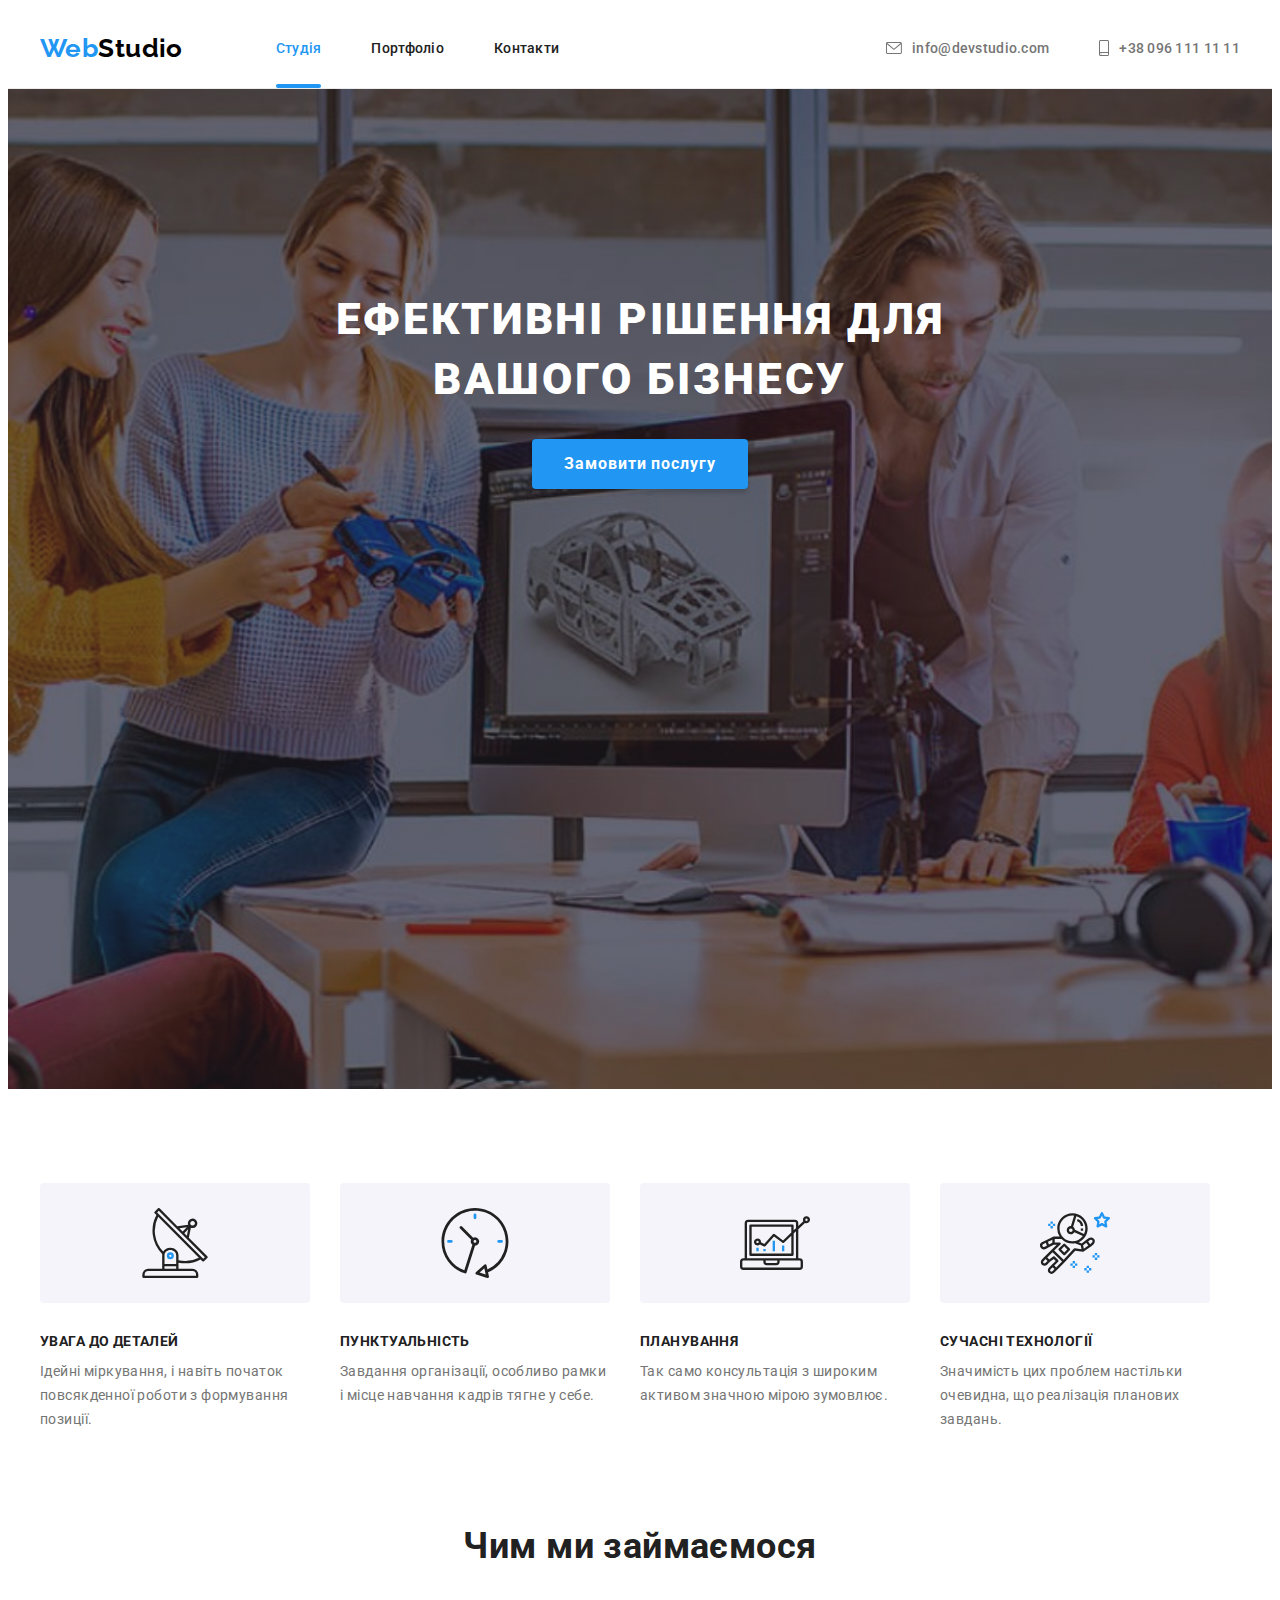
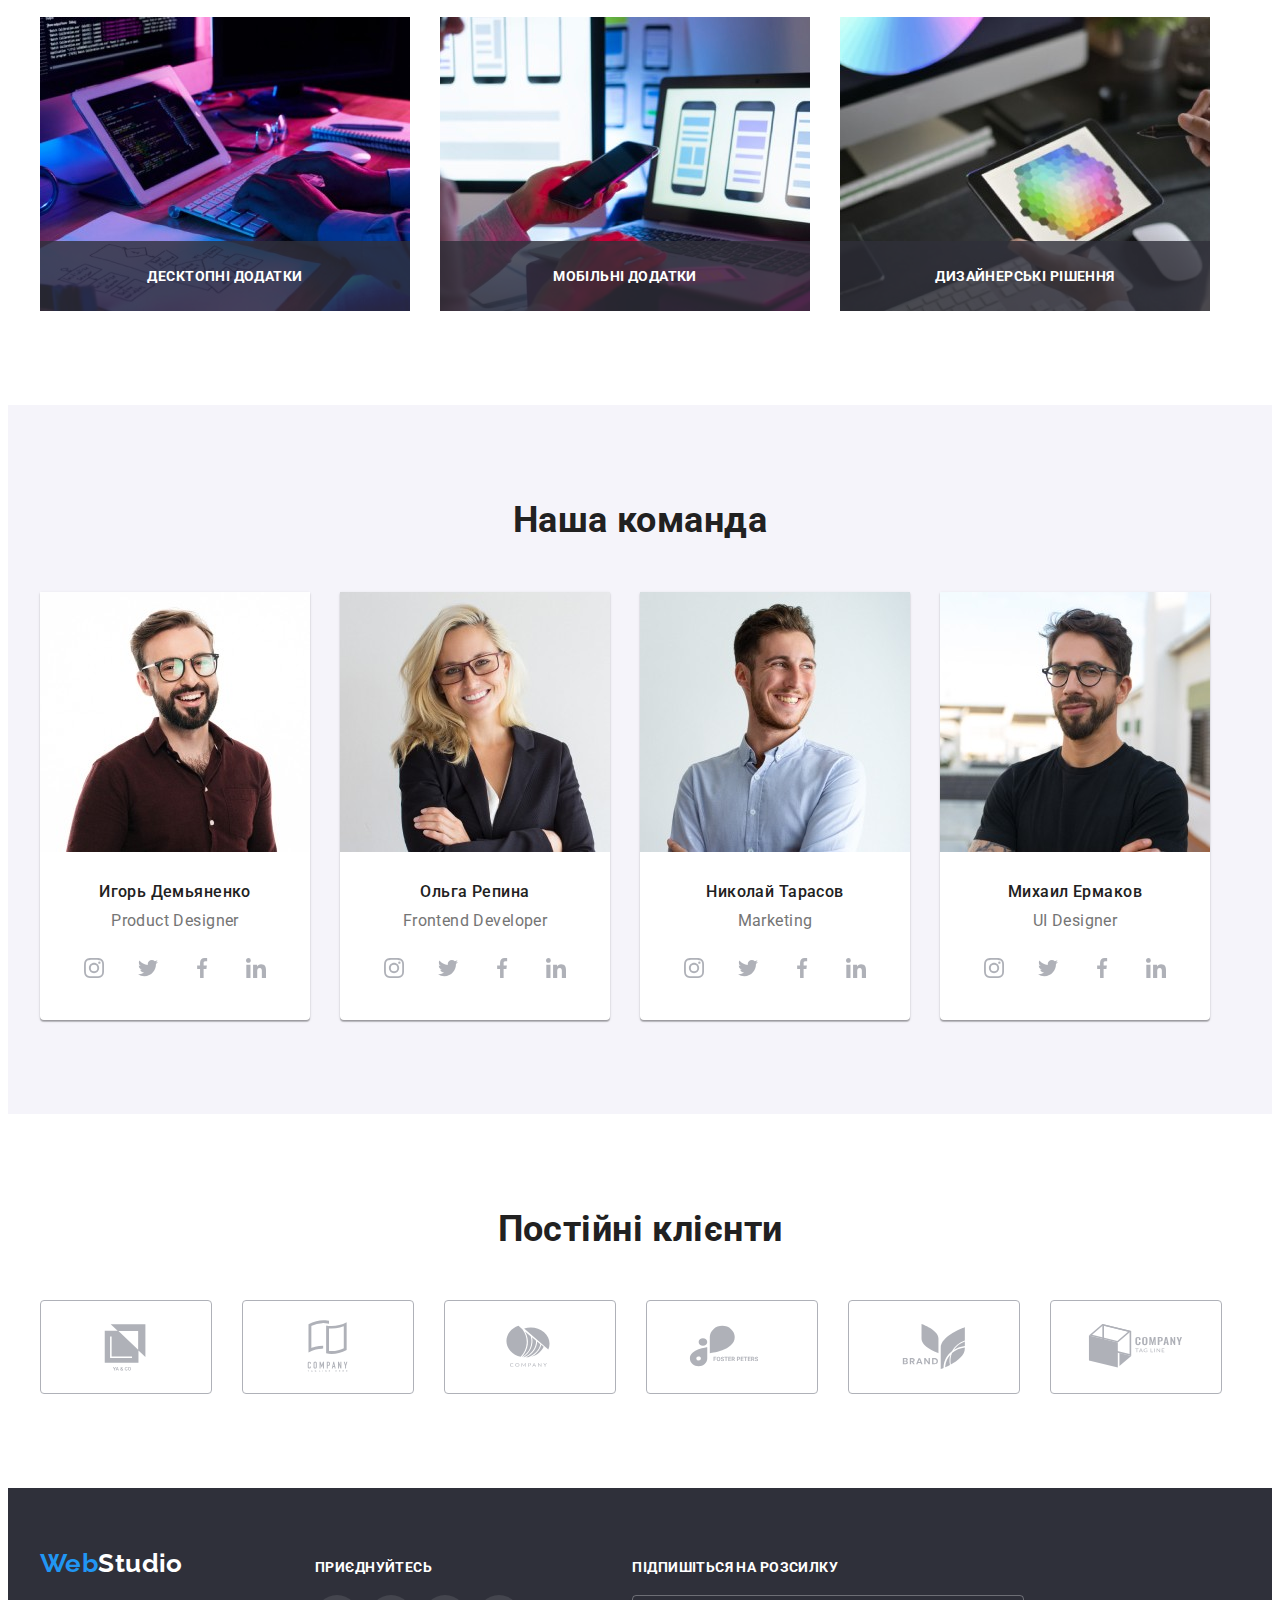
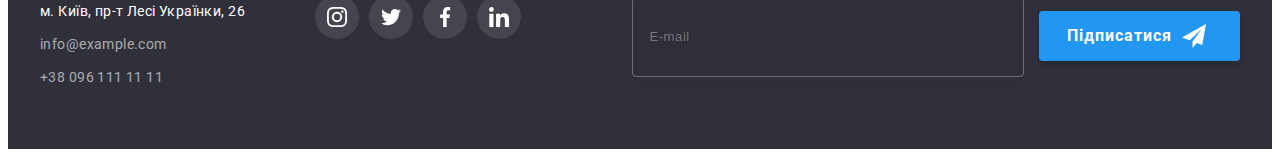
<file: index.html>
<!DOCTYPE html>
<html lang="ua">

<head>
  <meta charset="UTF-8" />
  <meta http-equiv="X-UA-Compatible" content="IE=edge" />
  <meta name="viewport" content="width=device-width, initial-scale=1.0" />
  <title>Студія</title>
  <link rel="preconnect" href="https://fonts.googleapis.com" />
  <link rel="preconnect" href="https://fonts.gstatic.com" crossorigin />
  <link href="https://fonts.googleapis.com/css2?family=Raleway:wght@700&family=Roboto:wght@400;500;700;900&display=swap"
    rel="stylesheet" />
  <!-- modern-nomalize  -->
  <link rel="stylesheet" href="https://cdnjs.cloudflare.com/ajax/libs/modern-normalize/1.1.0/modern-normalize.min.css"
    integrity="sha512-wpPYUAdjBVSE4KJnH1VR1HeZfpl1ub8YT/NKx4PuQ5NmX2tKuGu6U/JRp5y+Y8XG2tV+wKQpNHVUX03MfMFn9Q=="
    crossorigin="anonymous" referrerpolicy="no-referrer" />

  <link rel="stylesheet" href="./css/main.min.css" />
</head>

<body>
  <!-- header -->
  <header class="header">
    <div class="header__container container">
      <a class="logo logo--margin-right link" href="index.html" lang="en"><span
          class="logo--accent-color">Web</span><span class="logo--black-color">Studio</span></a>
      <!-- Mobile button open -->
      <button class="menu-btn" type="button" data-menu-open>
        <svg width="40" height="40">
          <use href="./images/icons.svg#icon-menu-open"></use>
        </svg>
      </button>
      <nav class="nav">
        <ul class="nav__list list">
          <li class="nav__item list">
            <a class="nav__link nav__link--current link" href="./index.html">Студія</a>
          </li>
          <li class="nav__item list">
            <a class="nav__link link" href="./portfolio.html">Портфоліо</a>
          </li>
          <li class="nav__item list">
            <a class="nav__link link" href="#">Контакти</a>
          </li>
        </ul>
      </nav>
      <ul class="contacts list">
        <li class="contacts__mail list">
          <a class="contacts__link link" href="mailto:info@devstudio.com">
            <svg class="contacts__icon" width="16" height="12">
              <use href="./images/icons.svg#icon-mail"></use>
            </svg>info@devstudio.com</a>
        </li>
        <li class="contacts__tel list">
          <a class="contacts__link link" href="tel:+380961111111">
            <svg class="contacts__icon" width="10" height="16">
              <use href="./images/icons.svg#icon-phone"></use>
            </svg>+38 096 111 11 11</a>
        </li>
      </ul>
    </div>
  </header>

  <main>
    <!-- Шапка -->
    <section class="hero">
      <div class="hero__container">
        <h1 class="hero__title">Ефективні рішення для вашого бізнесу</h1>
        <button class="btn hero__btn" type="button" data-modal-open>Замовити послугу</button>
      </div>
    </section>

    <!-- Особенности -->
    <section class="features section">
      <div class="features__container container">
        <h2 class="visually-hidden">Особливості</h2>
        <ul class="features__list list">
          <li class="features__item">
            <div class="features__icon">
              <svg width="70" height="70">
                <use href="./images/icons.svg#icon-antenna"></use>
              </svg>
            </div>
            <h3 class="features__title">УВАГА ДО ДЕТАЛЕЙ</h3>
            <p class="features__descr">
              Ідейні міркування, і навіть початок повсякденної роботи з формування позиції.
            </p>
          </li>
          <li class="features__item">
            <div class="features__icon">
              <svg width="70" height="70">
                <use href="./images/icons.svg#icon-clock"></use>
              </svg>
            </div>

            <h3 class="features__title">ПУНКТУАЛЬНІСТЬ</h3>
            <p class="features__descr">
              Завдання організації, особливо рамки і місце навчання кадрів тягне у себе.
            </p>
          </li>
          <li class="features__item">
            <div class="features__icon">
              <svg width="70" height="70">
                <use href="./images/icons.svg#icon-diagram"></use>
              </svg>
            </div>

            <h3 class="features__title">ПЛАНУВАННЯ</h3>
            <p class="features__descr">
              Так само консультація з широким активом значною мірою зумовлює.
            </p>
          </li>
          <li class="features__item">
            <div class="features__icon">
              <svg width="70" height="70">
                <use href="./images/icons.svg#icon-astronaut"></use>
              </svg>
            </div>

            <h3 class="features__title">СУЧАСНІ ТЕХНОЛОГІЇ</h3>
            <p class="features__descr">
              Значимість цих проблем настільки очевидна, що реалізація планових завдань.
            </p>
          </li>
        </ul>
      </div>
    </section>

    <!-- Чем мы занимаемся -->
    <section class="work section">
      <div class="work__container container">
        <h2 class="section-title">Чим ми займаємося</h2>
        <ul class="work__list list">
          <li class="work__item">
            <img srcset="./images/box/box1@1x-370_pc.jpg 370w, ./images/box/box1@2x-740_pc.jpg 740w"
              sizes="(min-width: 1200px) 270px, (min-width: 768px) 354px, (min-width: 480px) 450px 100vw"
              class="work__img img" src="./images/box/box1@1x-370_pc.jpg" alt="Десктопні додатки" width="370"
              height="294" />
            <p class="work__descr">Десктопні додатки</p>
          </li>
          <li class="work__item">
            <img srcset="./images/box/box2@1x-370_pc.jpg 370w, ./images/box/box2@2x-740_pc.jpg 740w" sizes="(min-width: 1200px) 270px, (min-width: 768px) 354px, (min-width: 480px) 450px 100vw
              " class="work__img img" src="./images/box/box1@1x-370_pc.jpg" alt="Мобільні додатки" width="370"
              height="294" />
            <p class="work__descr">Мобільні додатки</p>
          </li>
          <li class="work__item">
            <img srcset="./images/box/box3@1x-370_pc.jpg 370w, ./images/box/box3@2x-740_pc.jpg 740w" sizes="(min-width: 1200px) 270px, (min-width: 768px) 354px, (min-width: 480px) 450px 100vw
              " class="work__img img" src="./images/box/box1@1x-370_pc.jpg" alt="Дизайнерські рішення" width="370"
              height="294" />
            <p class="work__descr">Дизайнерські рішення</p>
          </li>
        </ul>
      </div>
    </section>

    <!-- Наша команда -->
    <section class="team section">
      <div class="team__container container">
        <h2 class="section-title">Наша команда</h2>
        <ul class="team__list list">
          <li class="team__item">
            <img srcset="
                  ./images/team/teamcard1@1x-270_pc.jpg  270w,
                  ./images/team/teamcard1@1x-354_tab.jpg 354w,
                  ./images/team/teamcard1@1x-450_mob.jpg 450w,
                  ./images/team/teamcard1@2x-540_pc.jpg  540w,
                  ./images/team/teamcard1@2x-708_tab.jpg 708w,
                  ./images/team/teamcard1@2x-900_mob.jpg 540w
                " sizes="(min-width: 1200px) 270px, (min-width: 768px) 354px, 100vw
              " class="team__img img" src="" lang="en" alt="Product Designer" />
            <div class="team__wrapper">
              <h3 class="team__title">Игорь Демьяненко</h3>
              <p class="team__descr">Product Designer</p>
              <ul class="socials list">
                <li class="socials__icon">
                  <a class="socials__link" href="#" target="_blank" rel="noopener noreferrer" aria-label="instagram">
                    <svg width="20" height="20">
                      <use href="./images/icons.svg#icon-instagram"></use>
                    </svg>
                  </a>
                </li>
                <li class="socials__icon">
                  <a class="socials__link link" href="#" target="_blank" rel="noopener noreferrer" aria-label="twitter">
                    <svg width="20" height="20">
                      <use href="./images/icons.svg#icon-twitter"></use>
                    </svg>
                  </a>
                </li>
                <li class="socials__icon">
                  <a class="socials__link" href="#" target="_blank" rel="noopener noreferrer" aria-label="facebook">
                    <svg width="20" height="20">
                      <use href="./images/icons.svg#icon-facebook"></use>
                    </svg>
                  </a>
                </li>
                <li class="socials__icon">
                  <a class="socials__link" href="#" target="_blank" rel="noopener noreferrer" aria-label="linkedin">
                    <svg width="20" height="20">
                      <use href="./images/icons.svg#icon-linkedin"></use>
                    </svg>
                  </a>
                </li>
              </ul>
            </div>
          </li>
          <li class="team__item">
            <img srcset="
                  ./images/team/teamcard2@1x-270_pc.jpg  270w,
                  ./images/team/teamcard2@1x-354_tab.jpg 354w,
                  ./images/team/teamcard2@1x-450_mob.jpg 450w,
                  ./images/team/teamcard2@2x-540_pc.jpg  540w,
                  ./images/team/teamcard2@2x-708_tab.jpg 708w,
                  ./images/team/teamcard2@2x-900_mob.jpg 540w
                " sizes="
              (min-width: 1200px) 270px, 
              (min-width: 768px) 354px, 
              (min-width: 480px) 450px 100vw
              " class="team__img img" src="" lang="en" alt="Frontend Developer" />
            <div class="team__wrapper">
              <h3 class="team__title">Ольга Репина</h3>
              <p class="team__descr">Frontend Developer</p>
              <ul class="socials list">
                <li class="socials__icon">
                  <a class="socials__link" href="#" target="_blank" rel="noopener noreferrer" aria-label="instagram">
                    <svg width="20" height="20">
                      <use href="./images/icons.svg#icon-instagram"></use>
                    </svg>
                  </a>
                </li>
                <li class="socials__icon">
                  <a class="socials__link link" href="#" target="_blank" rel="noopener noreferrer" aria-label="twitter">
                    <svg width="20" height="20">
                      <use href="./images/icons.svg#icon-twitter"></use>
                    </svg>
                  </a>
                </li>
                <li class="socials__icon link">
                  <a class="socials__link" href="#" target="_blank" rel="noopener noreferrer" aria-label="facebook">
                    <svg width="20" height="20">
                      <use href="./images/icons.svg#icon-facebook"></use>
                    </svg>
                  </a>
                </li>
                <li class="socials__icon link">
                  <a class="socials__link" href="#" target="_blank" rel="noopener noreferrer" aria-label="linkedin">
                    <svg width="20" height="20">
                      <use href="./images/icons.svg#icon-linkedin"></use>
                    </svg>
                  </a>
                </li>
              </ul>
            </div>
          </li>
          <li class="team__item">
            <img srcset="
                  ./images/team/teamcard3@1x-270_pc.jpg  270w,
                  ./images/team/teamcard3@1x-354_tab.jpg 354w,
                  ./images/team/teamcard3@1x-450_mob.jpg 450w,
                  ./images/team/teamcard3@2x-540_pc.jpg  540w,
                  ./images/team/teamcard3@2x-708_tab.jpg 708w,
                  ./images/team/teamcard3@2x-900_mob.jpg 540w
                " sizes="
              (min-width: 1200px) 270px, 
              (min-width: 768px) 354px, 
              (min-width: 480px) 450px 100vw
              " class="team__img img" src="" lang="en" alt="Marketing" />
            <div class="team__wrapper">
              <h3 class="team__title">Николай Тарасов</h3>
              <p class="team__descr">Marketing</p>
              <ul class="socials list">
                <li class="socials__icon">
                  <a class="socials__link" href="#" target="_blank" rel="noopener noreferrer" aria-label="instagram">
                    <svg width="20" height="20">
                      <use href="./images/icons.svg#icon-instagram"></use>
                    </svg>
                  </a>
                </li>
                <li class="socials__icon">
                  <a class="socials__link link" href="#" target="_blank" rel="noopener noreferrer" aria-label="twitter">
                    <svg width="20" height="20">
                      <use href="./images/icons.svg#icon-twitter"></use>
                    </svg>
                  </a>
                </li>
                <li class="socials__icon link">
                  <a class="socials__link" href="#" target="_blank" rel="noopener noreferrer" aria-label="facebook">
                    <svg width="20" height="20">
                      <use href="./images/icons.svg#icon-facebook"></use>
                    </svg>
                  </a>
                </li>
                <li class="socials__icon link">
                  <a class="socials__link" href="#" target="_blank" rel="noopener noreferrer" aria-label="linkedin">
                    <svg width="20" height="20">
                      <use href="./images/icons.svg#icon-linkedin"></use>
                    </svg>
                  </a>
                </li>
              </ul>
            </div>
          </li>
          <li class="team__item">
            <img srcset="
                  ./images/team/teamcard4@1x-270_pc.jpg  270w,
                  ./images/team/teamcard4@1x-354_tab.jpg 354w,
                  ./images/team/teamcard4@1x-450_mob.jpg 450w,
                  ./images/team/teamcard4@2x-540_pc.jpg  540w,
                  ./images/team/teamcard4@2x-708_tab.jpg 708w,
                  ./images/team/teamcard4@2x-900_mob.jpg 540w
                " sizes="
              (min-width: 1200px) 270px, 
              (min-width: 768px) 354px, 
              (min-width: 480px) 450px 100vw
              " class="team__img img" src="" lang="en" alt="UI Designer" />
            <div class="team__wrapper">
              <h3 class="team__title">Михаил Ермаков</h3>
              <p class="team__descr">UI Designer</p>
              <ul class="socials list">
                <li class="socials__icon">
                  <a class="socials__link" href="#" target="_blank" rel="noopener noreferrer" aria-label="instagram">
                    <svg width="20" height="20">
                      <use href="./images/icons.svg#icon-instagram"></use>
                    </svg>
                  </a>
                </li>
                <li class="socials__icon">
                  <a class="socials__link link" href="#" target="_blank" rel="noopener noreferrer" aria-label="twitter">
                    <svg width="20" height="20">
                      <use href="./images/icons.svg#icon-twitter"></use>
                    </svg>
                  </a>
                </li>
                <li class="socials__icon link">
                  <a class="socials__link" href="#" target="_blank" rel="noopener noreferrer" aria-label="facebook">
                    <svg width="20" height="20">
                      <use href="./images/icons.svg#icon-facebook"></use>
                    </svg>
                  </a>
                </li>
                <li class="socials__icon link">
                  <a class="socials__link" href="#" target="_blank" rel="noopener noreferrer" aria-label="linkedin">
                    <svg width="20" height="20">
                      <use href="./images/icons.svg#icon-linkedin"></use>
                    </svg>
                  </a>
                </li>
              </ul>
            </div>
          </li>
        </ul>
      </div>
    </section>
  </main>

  <!-- Regular customers -->
  <section class="section">
    <div class="customers container">
      <h2 class="section-title">Постійні клієнти</h2>
      <ul class="customers__list list">
        <li class="customers__item">
          <a class="customers__link" href="#" target="_blank" rel="noopener noreferrer" aria-label="instagram">
            <svg class="customers__icon" width="106" height="60">
              <use href="./images/icons.svg#icon-logo-1"></use>
            </svg>
          </a>
        </li>
        <li class="customers__item">
          <a class="customers__link" href="#" target="_blank" rel="noopener noreferrer" aria-label="instagram">
            <svg class="customers__icon" width="106" height="60">
              <use href="./images/icons.svg#icon-logo-2"></use>
            </svg>
          </a>
        </li>
        <li class="customers__item">
          <a class="customers__link" href="#" target="_blank" rel="noopener noreferrer" aria-label="instagram">
            <svg class="customers__icon" width="106" height="60">
              <use href="./images/icons.svg#icon-logo-3"></use>
            </svg>
          </a>
        </li>
        <li class="customers__item">
          <a class="customers__link" href="#" target="_blank" rel="noopener noreferrer" aria-label="instagram">
            <svg class="customers__icon" width="106" height="60">
              <use href="./images/icons.svg#icon-logo-4"></use>
            </svg>
          </a>
        </li>
        <li class="customers__item">
          <a class="customers__link" href="#" target="_blank" rel="noopener noreferrer" aria-label="instagram">
            <svg class="customers__icon" width="106" height="60">
              <use href="./images/icons.svg#icon-logo-5"></use>
            </svg>
          </a>
        </li>
        <li class="customers__item">
          <a class="customers__link" href="#" target="_blank" rel="noopener noreferrer" aria-label="instagram">
            <svg class="customers__icon" width="106" height="60">
              <use href="./images/icons.svg#icon-logo-6"></use>
            </svg>
          </a>
        </li>
      </ul>
    </div>
  </section>

  <!-- Подвал -->
  <footer class="footer">
    <div class="footer__container container">
      <div class="footer__address">
        <a class="logo link" href="index.html" lang="en"><span class="logo--accent-color">Web</span><span
            class="logo--white-color">Studio</span></a>
        <address class="address address--margin-top">
          <ul class="address__list list">
            <li class="address__map list">
              <a class="address__link link" href="https://goo.gl/maps/kotDSWmVXza3ewrm8" target="_blank"
                rel="noreferrer noopener">м. Київ, пр-т Лесі Українки, 26</a>
            </li>
            <li class="address__item list">
              <a class="address__link link" href="mailto:info@example.com">info@example.com</a>
            </li>
            <li class="address__item list">
              <a class="address__link link" href="tel:+380961111111">+38 096 111 11 11</a>
            </li>
          </ul>
        </address>
      </div>
      <div class="footer__socials">
        <h3 class="footer__title">приєднуйтесь</h3>
        <ul class="socials list">
          <li class="socials__icon">
            <a class="socials__link socials__link--bg-color socials__link--white-color" href="#" target="_blank"
              rel="noopener noreferrer" aria-label="instagram">
              <svg width="20" height="20">
                <use href="./images/icons.svg#icon-instagram"></use>
              </svg>
            </a>
          </li>
          <li class="socials__icon">
            <a class="socials__link socials__link--bg-color socials__link--white-color" href="#" target="_blank"
              rel="noopener noreferrer" aria-label="twitter">
              <svg width="20" height="20">
                <use href="./images/icons.svg#icon-twitter"></use>
              </svg>
            </a>
          </li>
          <li class="socials__icon link">
            <a class="socials__link socials__link--bg-color socials__link--white-color" href="#" target="_blank"
              rel="noopener noreferrer" aria-label="facebook">
              <svg width="20" height="20">
                <use href="./images/icons.svg#icon-facebook"></use>
              </svg>
            </a>
          </li>
          <li class="socials__icon link">
            <a class="socials__link socials__link--bg-color socials__link--white-color" href="#" target="_blank"
              rel="noopener noreferrer" aria-label="linkedin">
              <svg width="20" height="20">
                <use href="./images/icons.svg#icon-linkedin"></use>
              </svg>
            </a>
          </li>
        </ul>
      </div>
      <div class="subscribe subscribe--margin-left">
        <h3 class="footer__title">Підпишіться на розсилку</h3>
        <form class="subscribe__form" name="mailing-list-form">
          <label for="subscribe__input"></label>
          <input class="subscribe__input" type="email" name="mailing-list" id="subscribe-input" placeholder="E-mail"
            required />
          <button class="footer-btn btn" type="submit">
            Підписатися
            <svg class="footer-btn__icon" width="24" height="24">
              <use href="./images/icons.svg#icon-send"></use>
            </svg>
          </button>
        </form>
      </div>
    </div>
  </footer>

  <!-- Modal window -->
  <div class="backdrop is-hidden" data-modal>
    <div class="modal">
      <button class="modal__btn-close btn" data-modal-close>
        <svg width="18" height="18">
          <use href="./images/icons.svg#icon-close-black"></use>
        </svg>
      </button>

      <form class="register-form">
        <strong class="register-form__title">Залиште свої дані, ми вам передзвонимо</strong>
        <div class="register-form__group" role="group">
          <label class="register-form__wrap">
            <span class="register-form__label">Ім'я</span>
            <input class="register-form__input" type="text" name="name" required />
            <svg class="register-form__icon" width="18" height="18">
              <use href="./images/icons.svg#icon-person-form"></use>
            </svg>
          </label>

          <label class="register-form__wrap">
            <span class="register-form__label">Телефон</span>
            <input class="register-form__input" type="tel" name="tel" required />
            <svg class="register-form__icon" width="18" height="18">
              <use href="./images/icons.svg#icon-phone-form"></use>
            </svg>
          </label>

          <label class="register-form__wrap">
            <span class="register-form__label">Пошта</span>
            <input class="register-form__input" type="email" name="mail" required />
            <svg class="register-form__icon" width="18" height="18">
              <use href="./images/icons.svg#icon-email-form"></use>
            </svg>
          </label>

          <label class="register-form__wrap">
            <span class="register-form__label">Коментар</span>
            <textarea class="register-form__input register-form__input--resize" name="Коментар" id=""
              placeholder="Введіть текст"></textarea>
          </label>
        </div>

        <label class="agreement agreement--margin-bottom">
          <input class="agreement__checkbox visually-hidden" type="checkbox" name="agreement" required />
          <svg class="agreement__icon" width="16" height="15">
            <use class="agreement__icon--check" href="./images/icons.svg#icon-check"></use>
            <use class="agreement__icon--not-check" href="./images/icons.svg#icon-not-check"></use>
          </svg>
          <span class="agreement__txt">
            Погоджуюся з розсилкою та приймаю
            <a class="agreement__link" href="">Умови договору</a>
          </span>
        </label>

        <button class="agreement__btn btn" type="submit">Відправити</button>
      </form>
    </div>
  </div>

  <!-- Mobile menu -->
  <div class="mobmenu" data-menu>
    <button class="menu-btn menu-btn--close" type="button" data-menu-close>
      <svg width="40" height="40">
        <use href="./images/icons.svg#icon-menu-close"></use>
      </svg>
    </button>
    <ul class="mobmenu__list list">
      <li class="mobmenu__item list">
        <a class="mobmenu__link nav__link--current link" href="./index.html">Студія</a>
      </li>
      <li class="mobmenu__item list">
        <a class="mobmenu__link link" href="./portfolio.html">Портфоліо</a>
      </li>
      <li class="mobmenu__item list">
        <a class="mobmenu__link link" href="#">Контакти</a>
      </li>
    </ul>
    <ul class="mobmenu__list list">
      <li class="mobmenu__tel">
        <a class="mobmenu__link link" href="tel:+380961111111">+38 096 111 11 11</a>
      </li>

      <li class="mobmenu__mail">
        <a class="mobmenu__link link" href="mailto:info@devstudio.com">info@devstudio.com</a>
      </li>
    </ul>
    <ul class="mobmenu__social list">
      <li class="mobmenu__social--item">
        <a class="mobmenu__social--link link" href="#" target="_blank" rel="noopener noreferrer"
          aria-label="instagram">Instagram</a>
      </li>
      <li class="mobmenu__social--item">
        <a class="mobmenu__social--link link" href="#" target="_blank" rel="noopener noreferrer"
          aria-label="twitter">Twitter</a>
      </li>
      <li class="mobmenu__social--item">
        <a class="mobmenu__social--link link" href="#" target="_blank" rel="noopener noreferrer"
          aria-label="facebook">Facebook</a>
      </li>
      <li class="mobmenu__social--item">
        <a class="mobmenu__social--link link" href="#" target="_blank" rel="noopener noreferrer"
          aria-label="linkedin">Linkedin</a>
      </li>
    </ul>
  </div>
  <script src="./js/modal.js"></script>
  <script src="./js/menu.js"></script>
</body>

</html>
</file>
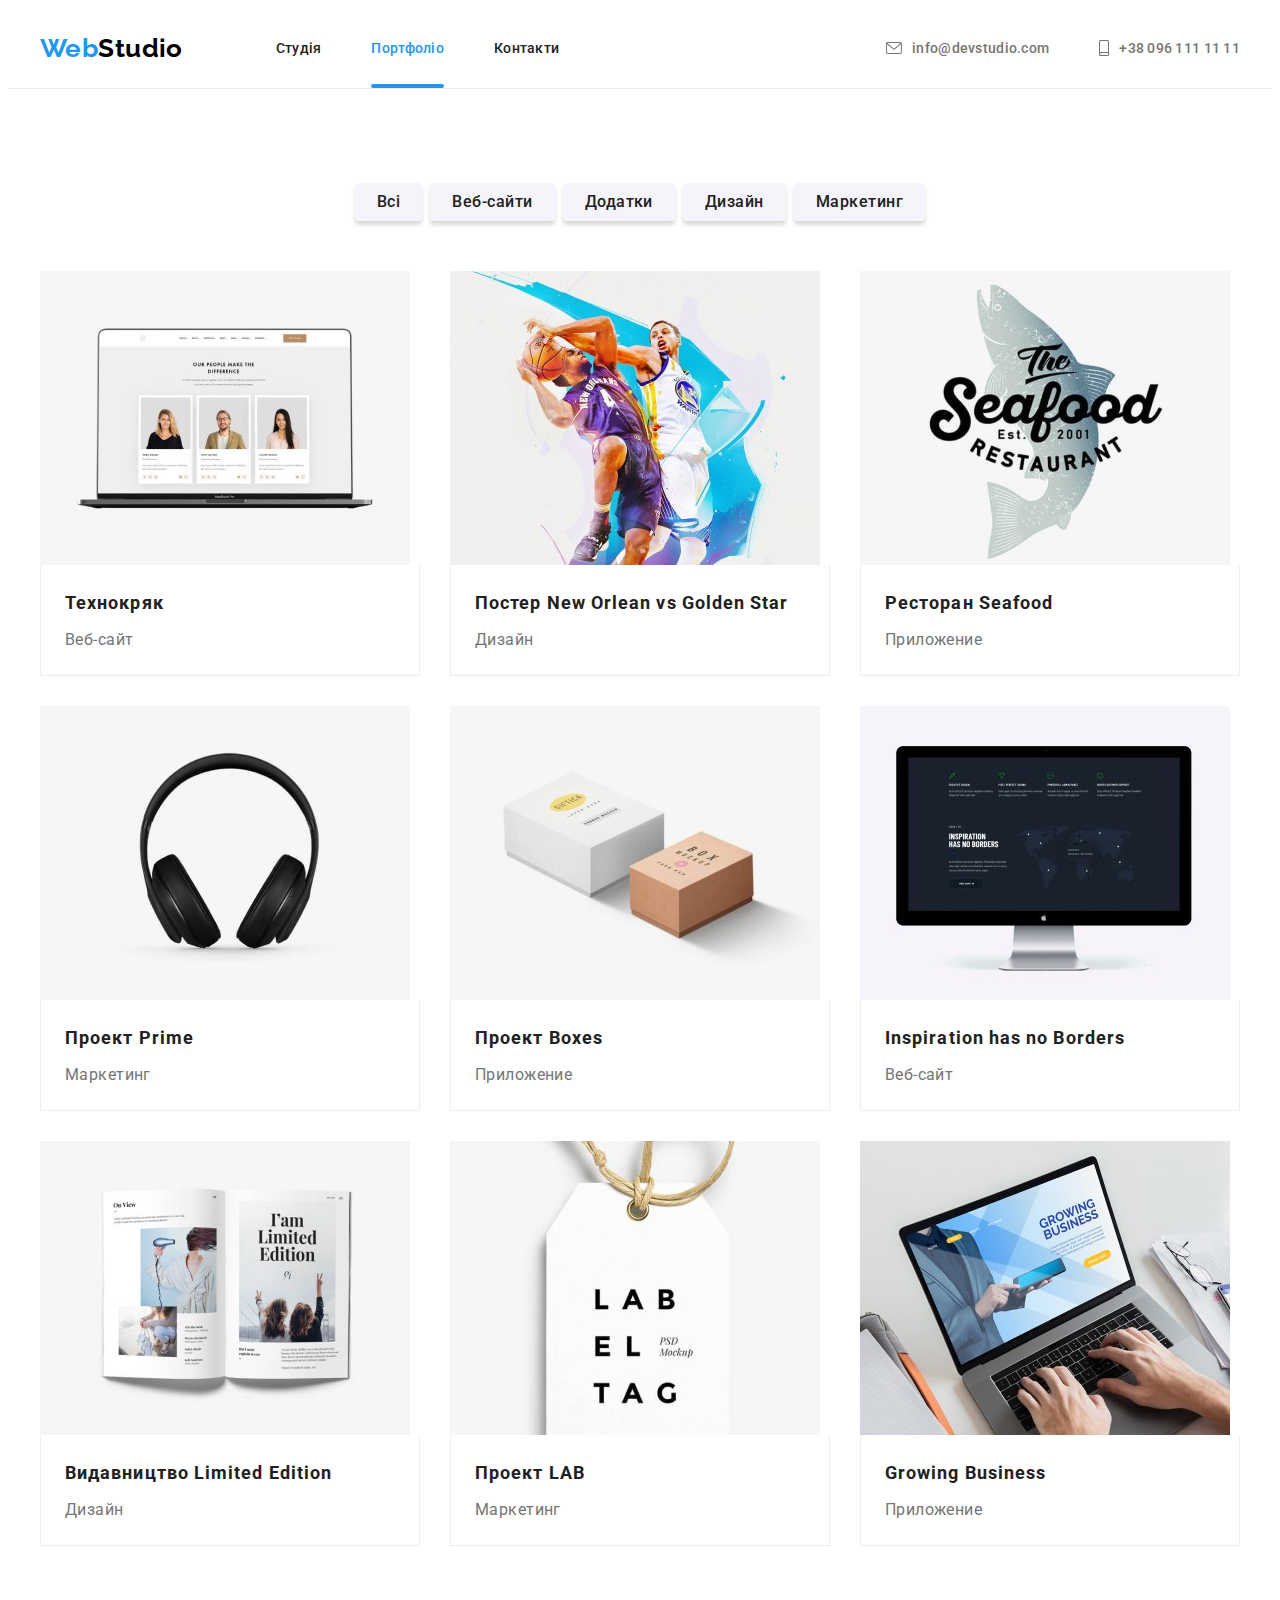
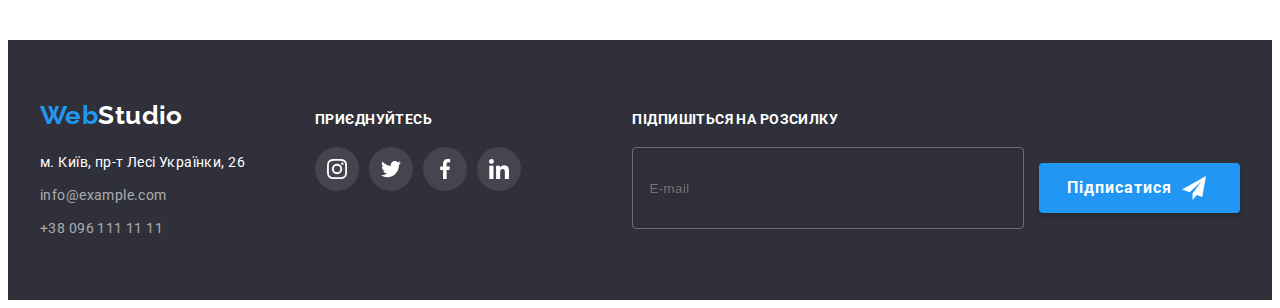
<file: portfolio.html>
<!DOCTYPE html>
<html lang="ua">

<head>
  <meta charset="UTF-8" />
  <meta http-equiv="X-UA-Compatible" content="IE=edge" />
  <meta name="viewport" content="width=device-width, initial-scale=1.0" />
  <title>Студія</title>
  <link rel="preconnect" href="https://fonts.googleapis.com" />
  <link rel="preconnect" href="https://fonts.gstatic.com" crossorigin />
  <link href="https://fonts.googleapis.com/css2?family=Raleway:wght@700&family=Roboto:wght@400;500;700;900&display=swap"
    rel="stylesheet" />
  <!-- modern-nomalize start -->
  <link rel="stylesheet" href="https://cdnjs.cloudflare.com/ajax/libs/modern-normalize/1.1.0/modern-normalize.min.css"
    integrity="sha512-wpPYUAdjBVSE4KJnH1VR1HeZfpl1ub8YT/NKx4PuQ5NmX2tKuGu6U/JRp5y+Y8XG2tV+wKQpNHVUX03MfMFn9Q=="
    crossorigin="anonymous" referrerpolicy="no-referrer" />
  <!-- modern-nomalize end -->
  <link rel="stylesheet" href="./css/main.min.css" />
</head>

<body>
  <!-- header -->
  <header class="header">
    <div class="header__container container">
      <a class="logo logo--margin-right link" href="index.html" lang="en"><span
          class="logo--accent-color">Web</span><span class="logo--black-color">Studio</span></a>
      <!-- Mobile button open -->
      <button class="menu-btn" type="button" data-menu-open>
        <svg width="40" height="40">
          <use href="./images/icons.svg#icon-menu-open"></use>
        </svg>
      </button>
      <nav class="nav">
        <ul class="nav__list list">
          <li class="nav__item list">
            <a class="nav__link link" href="./index.html">Студія</a>
          </li>
          <li class="nav__item list">
            <a class="nav__link nav__link--current link" href="./portfolio.html">Портфоліо</a>
          </li>
          <li class="nav__item list">
            <a class="nav__link link" href="#">Контакти</a>
          </li>
        </ul>
      </nav>
      <ul class="contacts list">
        <li class="contacts__mail list">
          <a class="contacts__link link" href="mailto:info@devstudio.com">
            <svg class="contacts__icon" width="16" height="12">
              <use href="./images/icons.svg#icon-mail"></use>
            </svg>info@devstudio.com</a>
        </li>
        <li class="contacts__tel list">
          <a class="contacts__link link" href="tel:+380961111111">
            <svg class="contacts__icon" width="10" height="16">
              <use href="./images/icons.svg#icon-phone"></use>
            </svg>+38 096 111 11 11</a>
        </li>
      </ul>
    </div>
  </header>
  <main>
    <!-- Чем занимается компания, примеры работ -->

    <section class="section">
      <div class="portfolio container">
        <h1 class="visually-hidden">Приклади робіт</h1>
        <ul class="filters list">
          <li class="filters__item">
            <button type="button" class="filters__btn btn">Всі</button>
          </li>
          <li class="filters__item">
            <button type="button" class="filters__btn btn">Веб-сайти</button>
          </li>
          <li class="filters__item">
            <button type="button" class="filters__btn btn">Додатки</button>
          </li>
          <li class="filters__item">
            <button type="button" class="filters__btn btn">Дизайн</button>
          </li>
          <li class="filters__item">
            <button type="button" class="filters__btn btn">Маркетинг</button>
          </li>
        </ul>

        <ul class="portfolio-card list">
          <li class="portfolio-card__item">
            <a class="portfolio-card__link link" href="#">
              <div class="portfolio-card__thumb">
                <div class="portfolio-card__overlay">
                  <p class="portfolio-card__txt">
                    Ресурс пропонує комплексні пропозиції з різним рівнем функціоналу та сервісів.
                    Все це дозволить відвідувачу отримати вичерпні відомості про компанію чи
                    приватну особу.
                  </p>
                </div>
                <img srcset="
                      ./images/portfolio/portfolio-1@1x-354_tab.jpg 354w,
                      ./images/portfolio/portfolio-1@1x-370_pc.jpg  370w,
                      ./images/portfolio/portfolio-1@1x-450_mob.jpg 450w,
                      ./images/portfolio/portfolio-1@2x-708_tab.jpg 708w,
                      ./images/portfolio/portfolio-1@2x-740_pc.jpg  740w,
                      ./images/portfolio/portfolio-1@2x-900_mob.jpg 900w
                    " sizes="
              (min-width: 1200px) 370px, 
              (min-width: 768px) 354px, 
              (min-width: 480px) 450px 100vw
              " class="img" src="images/portfolio/portfolio-1@1x-450_mob.jpg" alt="Технокряк" />

              </div>
              <div class="portfolio-card__wrapper">
                <h2 class="portfolio-card__title">Технокряк</h2>
                <p class="portfolio-card__descr">Веб-сайт</p>
              </div>
            </a>
          </li>
          <li class="portfolio-card__item">
            <a class="portfolio-card__link link" href="#">
              <div class="portfolio-card__thumb">
                <div class="portfolio-card__overlay">
                  <p class="portfolio-card__txt">
                    Ресурс пропонує комплексні пропозиції з різним рівнем функціоналу та сервісів.
                    Все це дозволить відвідувачу отримати вичерпні відомості про компанію чи
                    приватну особу.
                  </p>
                </div>
                <img srcset="
                      ./images/portfolio/portfolio-2@1x-354_tab.jpg 354w,
                      ./images/portfolio/portfolio-2@1x-370_pc.jpg  370w,
                      ./images/portfolio/portfolio-2@1x-450_mob.jpg 450w,
                      ./images/portfolio/portfolio-2@2x-708_tab.jpg 708w,
                      ./images/portfolio/portfolio-2@2x-740_pc.jpg  740w,
                      ./images/portfolio/portfolio-2@2x-900_mob.jpg 900w
                    " sizes="
              (min-width: 1200px) 370px, 
              (min-width: 768px) 354px, 
              (min-width: 480px) 450px 100vw
              " class="img" src="images/portfolio/portfolio-2@1x-450_mob.jpg" alt="Постер New Orlean vs Golden Star" />

              </div>
              <div class="portfolio-card__wrapper">
                <h2 class="portfolio-card__title">Постер New Orlean vs Golden Star</h2>
                <p class="portfolio-card__descr">Дизайн</p>
              </div>
            </a>
          </li>
          <li class="portfolio-card__item">
            <a class="portfolio-card__link link" href="#">
              <div class="portfolio-card__thumb">
                <div class="portfolio-card__overlay">
                  <p class="portfolio-card__txt">
                    Ресурс пропонує комплексні пропозиції з різним рівнем функціоналу та сервісів.
                    Все це дозволить відвідувачу отримати вичерпні відомості про компанію чи
                    приватну особу.
                  </p>
                </div>
                <img srcset="
                      ./images/portfolio/portfolio-3@1x-354_tab.jpg 354w,
                      ./images/portfolio/portfolio-3@1x-370_pc.jpg  370w,
                      ./images/portfolio/portfolio-3@1x-450_mob.jpg 450w,
                      ./images/portfolio/portfolio-3@2x-708_tab.jpg 708w,
                      ./images/portfolio/portfolio-3@2x-740_pc.jpg  740w,
                      ./images/portfolio/portfolio-3@2x-900_mob.jpg 900w
                    " sizes="
              (min-width: 1200px) 370px, 
              (min-width: 768px) 354px, 
              (min-width: 480px) 450px 100vw
              " class="img" src="images/portfolio/portfolio-3@1x-450_mob.jpg" alt="Ресторан Seafood" />

              </div>
              <div class="portfolio-card__wrapper">
                <h2 class="portfolio-card__title">Ресторан Seafood</h2>
                <p class="portfolio-card__descr">Приложение</p>
              </div>
            </a>
          </li>
          <li class="portfolio-card__item">
            <a class="portfolio-card__link link" href="#">
              <div class="portfolio-card__thumb">
                <div class="portfolio-card__overlay">
                  <p class="portfolio-card__txt">
                    Ресурс пропонує комплексні пропозиції з різним рівнем функціоналу та сервісів.
                    Все це дозволить відвідувачу отримати вичерпні відомості про компанію чи
                    приватну особу.
                  </p>
                </div>
                <img srcset="
                      ./images/portfolio/portfolio-4@1x-354_tab.jpg 354w,
                      ./images/portfolio/portfolio-4@1x-370_pc.jpg  370w,
                      ./images/portfolio/portfolio-4@1x-450_mob.jpg 450w,
                      ./images/portfolio/portfolio-4@2x-708_tab.jpg 708w,
                      ./images/portfolio/portfolio-4@2x-740_pc.jpg  740w,
                      ./images/portfolio/portfolio-4@2x-900_mob.jpg 900w
                    " sizes="
              (min-width: 1200px) 370px, 
              (min-width: 768px) 354px, 
              (min-width: 480px) 450px 100vw
              " class="img" src="images/portfolio/portfolio-4@1x-450_mob.jpg" alt="Проект Prime" />

              </div>
              <div class="portfolio-card__wrapper">
                <h2 class="portfolio-card__title">Проект Prime</h2>
                <p class="portfolio-card__descr">Маркетинг</p>
              </div>
            </a>
          </li>
          <li class="portfolio-card__item">
            <a class="portfolio-card__link link" href="#">
              <div class="portfolio-card__thumb">
                <div class="portfolio-card__overlay">
                  <p class="portfolio-card__txt">
                    Ресурс пропонує комплексні пропозиції з різним рівнем функціоналу та сервісів.
                    Все це дозволить відвідувачу отримати вичерпні відомості про компанію чи
                    приватну особу.
                  </p>
                </div>
                <img srcset="
                      ./images/portfolio/portfolio-5@1x-354_tab.jpg 354w,
                      ./images/portfolio/portfolio-5@1x-370_pc.jpg  370w,
                      ./images/portfolio/portfolio-5@1x-450_mob.jpg 450w,
                      ./images/portfolio/portfolio-5@2x-708_tab.jpg 708w,
                      ./images/portfolio/portfolio-5@2x-740_pc.jpg  740w,
                      ./images/portfolio/portfolio-5@2x-900_mob.jpg 900w
                    " sizes="
              (min-width: 1200px) 370px, 
              (min-width: 768px) 354px, 
              (min-width: 480px) 450px 100vw
              " class="img" src="images/portfolio/portfolio-5@1x-450_mob.jpg" alt="Проект Boxes" />

              </div>
              <div class="portfolio-card__wrapper">
                <h2 class="portfolio-card__title">Проект Boxes</h2>
                <p class="portfolio-card__descr">Приложение</p>
              </div>
            </a>
          </li>
          <li class="portfolio-card__item">
            <a class="portfolio-card__link link" href="#">
              <div class="portfolio-card__thumb">
                <div class="portfolio-card__overlay">
                  <p class="portfolio-card__txt">
                    Ресурс пропонує комплексні пропозиції з різним рівнем функціоналу та сервісів.
                    Все це дозволить відвідувачу отримати вичерпні відомості про компанію чи
                    приватну особу.
                  </p>
                </div>
                <img srcset="
                      ./images/portfolio/portfolio-6@1x-354_tab.jpg 354w,
                      ./images/portfolio/portfolio-6@1x-370_pc.jpg  370w,
                      ./images/portfolio/portfolio-6@1x-450_mob.jpg 450w,
                      ./images/portfolio/portfolio-6@2x-708_tab.jpg 708w,
                      ./images/portfolio/portfolio-6@2x-740_pc.jpg  740w,
                      ./images/portfolio/portfolio-6@2x-900_mob.jpg 900w
                    " sizes="
              (min-width: 1200px) 370px, 
              (min-width: 768px) 354px, 
              (min-width: 480px) 450px 100vw
              " class="img" src="images/portfolio/portfolio-6@1x-450_mob.jpg" alt="Inspiration has no Borders" />

              </div>
              <div class="portfolio-card__wrapper">
                <h2 class="portfolio-card__title" lang="en">Inspiration has no Borders</h2>
                <p class="portfolio-card__descr">Веб-сайт</p>
              </div>
            </a>
          </li>
          <li class="portfolio-card__item">
            <a class="portfolio-card__link link" href="#">
              <div class="portfolio-card__thumb">
                <div class="portfolio-card__overlay">
                  <p class="portfolio-card__txt">
                    Ресурс пропонує комплексні пропозиції з різним рівнем функціоналу та сервісів.
                    Все це дозволить відвідувачу отримати вичерпні відомості про компанію чи
                    приватну особу.
                  </p>
                </div>
                <img srcset="
                      ./images/portfolio/portfolio-7@1x-354_tab.jpg 354w,
                      ./images/portfolio/portfolio-7@1x-370_pc.jpg  370w,
                      ./images/portfolio/portfolio-7@1x-450_mob.jpg 450w,
                      ./images/portfolio/portfolio-7@2x-708_tab.jpg 708w,
                      ./images/portfolio/portfolio-7@2x-740_pc.jpg  740w,
                      ./images/portfolio/portfolio-7@2x-900_mob.jpg 900w
                    " sizes="
              (min-width: 1200px) 370px, 
              (min-width: 768px) 354px, 
              (min-width: 480px) 450px 100vw
              " class="img" src="images/portfolio/portfolio-7@1x-450_mob.jpg" alt="Издание Limited Edition" />

              </div>
              <div class="portfolio-card__wrapper">
                <h2 class="portfolio-card__title">Видавництво Limited Edition</h2>
                <p class="portfolio-card__descr">Дизайн</p>
              </div>
            </a>
          </li>
          <li class="portfolio-card__item">
            <a class="portfolio-card__link link" href="#">
              <div class="portfolio-card__thumb">
                <div class="portfolio-card__overlay">
                  <p class="portfolio-card__txt">
                    Ресурс пропонує комплексні пропозиції з різним рівнем функціоналу та сервісів.
                    Все це дозволить відвідувачу отримати вичерпні відомості про компанію чи
                    приватну особу.
                  </p>
                </div>
                <img srcset="
                      ./images/portfolio/portfolio-8@1x-354_tab.jpg 354w,
                      ./images/portfolio/portfolio-8@1x-370_pc.jpg  370w,
                      ./images/portfolio/portfolio-8@1x-450_mob.jpg 450w,
                      ./images/portfolio/portfolio-8@2x-708_tab.jpg 708w,
                      ./images/portfolio/portfolio-8@2x-740_pc.jpg  740w,
                      ./images/portfolio/portfolio-8@2x-900_mob.jpg 900w
                    " sizes="
              (min-width: 1200px) 370px, 
              (min-width: 768px) 354px, 
              (min-width: 480px) 450px 100vw
              " class="img" src="images/portfolio/portfolio-8@1x-450_mob.jpg" alt="Проект LAB" />

              </div>
              <div class="portfolio-card__wrapper">
                <h2 class="portfolio-card__title">Проект LAB</h2>
                <p class="portfolio-card__descr">Маркетинг</p>
              </div>
            </a>
          </li>
          <li class="portfolio-card__item">
            <a class="portfolio-card__link link" href="#">
              <div class="portfolio-card__thumb">
                <div class="portfolio-card__overlay">
                  <p class="portfolio-card__txt">
                    Ресурс пропонує комплексні пропозиції з різним рівнем функціоналу та сервісів.
                    Все це дозволить відвідувачу отримати вичерпні відомості про компанію чи
                    приватну особу.
                  </p>
                </div>
                <img srcset="
                      ./images/portfolio/portfolio-9@1x-354_tab.jpg 354w,
                      ./images/portfolio/portfolio-9@1x-370_pc.jpg  370w,
                      ./images/portfolio/portfolio-9@1x-450_mob.jpg 450w,
                      ./images/portfolio/portfolio-9@2x-708_tab.jpg 708w,
                      ./images/portfolio/portfolio-9@2x-740_pc.jpg  740w,
                      ./images/portfolio/portfolio-9@2x-900_mob.jpg 900w
                    " sizes="
              (min-width: 1200px) 370px, 
              (min-width: 768px) 354px, 
              (min-width: 480px) 450px 100vw
              " class="img" src="images/portfolio/portfolio-9@1x-450_mob.jpg" alt="Growing Business" />

              </div>
              <div class="portfolio-card__wrapper">
                <h2 class="portfolio-card__title" lang="en">Growing Business</h2>
                <p class="portfolio-card__descr">Приложение</p>
              </div>
            </a>
          </li>
        </ul>
      </div>
    </section>
  </main>
  <!-- Подвал -->
  <footer class="footer">
    <div class="footer__container container">
      <div class="footer__address">
        <a class="logo link" href="index.html" lang="en"><span class="logo--accent-color">Web</span><span
            class="logo--white-color">Studio</span></a>
        <address class="address address--margin-top">
          <ul class="address__list list">
            <li class="address__map list">
              <a class="address__link link" href="https://goo.gl/maps/kotDSWmVXza3ewrm8" target="_blank"
                rel="noreferrer noopener">м. Київ, пр-т Лесі Українки, 26</a>
            </li>
            <li class="address__item list">
              <a class="address__link link" href="mailto:info@example.com">info@example.com</a>
            </li>
            <li class="address__item list">
              <a class="address__link link" href="tel:+380961111111">+38 096 111 11 11</a>
            </li>
          </ul>
        </address>
      </div>
      <div class="footer__socials">
        <h3 class="footer__title">приєднуйтесь</h3>
        <ul class="socials list">
          <li class="socials__icon">
            <a class="socials__link socials__link--bg-color socials__link--white-color" href="#" target="_blank"
              rel="noopener noreferrer" aria-label="instagram">
              <svg width="20" height="20">
                <use href="./images/icons.svg#icon-instagram"></use>
              </svg>
            </a>
          </li>
          <li class="socials__icon">
            <a class="socials__link socials__link--bg-color socials__link--white-color" href="#" target="_blank"
              rel="noopener noreferrer" aria-label="twitter">
              <svg width="20" height="20">
                <use href="./images/icons.svg#icon-twitter"></use>
              </svg>
            </a>
          </li>
          <li class="socials__icon link">
            <a class="socials__link socials__link--bg-color socials__link--white-color" href="#" target="_blank"
              rel="noopener noreferrer" aria-label="facebook">
              <svg width="20" height="20">
                <use href="./images/icons.svg#icon-facebook"></use>
              </svg>
            </a>
          </li>
          <li class="socials__icon link">
            <a class="socials__link socials__link--bg-color socials__link--white-color" href="#" target="_blank"
              rel="noopener noreferrer" aria-label="linkedin">
              <svg width="20" height="20">
                <use href="./images/icons.svg#icon-linkedin"></use>
              </svg>
            </a>
          </li>
        </ul>
      </div>
      <div class="subscribe subscribe--margin-left">
        <h3 class="footer__title">Підпишіться на розсилку</h3>
        <form class="subscribe__form" name="mailing-list-form">
          <label for="subscribe__input"></label>
          <input class="subscribe__input" type="email" name="mailing-list" id="subscribe-input" placeholder="E-mail"
            required />
          <button class="footer-btn btn" type="submit">
            Підписатися
            <svg class="footer-btn__icon" width="24" height="24">
              <use href="./images/icons.svg#icon-send"></use>
            </svg>
          </button>
        </form>
      </div>
    </div>
  </footer>
  <!-- Mobile menu -->
  <div class="mobmenu" data-menu>
    <button class="menu-btn menu-btn--close" type="button" data-menu-close>
      <svg width="40" height="40">
        <use href="./images/icons.svg#icon-menu-close"></use>
      </svg>
    </button>
    <ul class="mobmenu__list list">
      <li class="mobmenu__item list">
        <a class="mobmenu__link link" href="./index.html">Студія</a>
      </li>
      <li class="mobmenu__item list">
        <a class="mobmenu__link nav__link--current link" href="./portfolio.html">Портфоліо</a>
      </li>
      <li class="mobmenu__item list">
        <a class="mobmenu__link link" href="#">Контакти</a>
      </li>
    </ul>
    <ul class="mobmenu__list list">
      <li class="mobmenu__tel">
        <a class="mobmenu__link link" href="tel:+380961111111">+38 096 111 11 11</a>
      </li>

      <li class="mobmenu__mail">
        <a class="mobmenu__link link" href="mailto:info@devstudio.com">info@devstudio.com</a>
      </li>
    </ul>
    <ul class="mobmenu__social list">
      <li class="mobmenu__social--item">
        <a class="mobmenu__social--link link" href="#" target="_blank" rel="noopener noreferrer"
          aria-label="instagram">Instagram</a>
      </li>
      <li class="mobmenu__social--item">
        <a class="mobmenu__social--link link" href="#" target="_blank" rel="noopener noreferrer"
          aria-label="twitter">Twitter</a>
      </li>
      <li class="mobmenu__social--item">
        <a class="mobmenu__social--link link" href="#" target="_blank" rel="noopener noreferrer"
          aria-label="facebook">Facebook</a>
      </li>
      <li class="mobmenu__social--item">
        <a class="mobmenu__social--link link" href="#" target="_blank" rel="noopener noreferrer"
          aria-label="linkedin">Linkedin</a>
      </li>
    </ul>
  </div>
  <script src="./js/modal.js"></script>
  <script src="./js/menu.js"></script>
</body>

</html>
</file>
<file: css/main.min.css>
:root{--main-font: "Roboto", sans-serif;--secondary-font: "Raleway", sans-serif;--main-txt-cl: #212121;--main-txt-item: #757575;--main-link-cl: #2196f3;--btn-txt-cl: #ffffff;--second-header-logo-cl: #000000;--dark-bg-cl: #2f303a;--team-bg-cl: #f5f4fa;--main-bt-bg-cl: #188ce8;--white-bg-cl: #ffffff;--border-cl: #eeeeee;--main-icon-cl: #afb1b8;--transition-time: 250ms cubic-bezier(0.4, 0, 0.2, 1);--indent: 30px;--items: 3}.visually-hidden{position:absolute;white-space:nowrap;width:1px;height:1px;overflow:hidden;border:0;padding:0;clip:rect(0 0 0 0);-webkit-clip-path:inset(50%);clip-path:inset(50%);margin:-1px}body{font-family:var(--main-font);color:var(--main-txt-cl);background-color:var(--white-bg-cl);letter-spacing:.03em;font-size:14px}h1,h2,h3,h4,h5,h6,p{margin:0}.link{text-decoration:none;color:currentColor}.list{list-style:none;padding:0;margin:0}.img{display:block;max-width:100%;height:auto;-o-object-fit:cover;object-fit:cover;-o-object-position:center;object-position:center}.section{padding-top:60px;padding-bottom:60px}@media screen and (min-width: 1200px){.section{padding-top:94px;padding-bottom:94px}}.btn{font-family:inherit;cursor:pointer;border:none;color:var(--btn-txt-cl);font-weight:700;font-size:16px;line-height:1.875;background-color:var(--main-link-cl);letter-spacing:.06em;-webkit-box-shadow:0px 4px 4px rgba(0,0,0,.15);box-shadow:0px 4px 4px rgba(0,0,0,.15);border-radius:4px}.container{padding-left:15px;padding-right:15px;margin-left:auto;margin-right:auto}@media screen and (min-width: 480px){.container{width:480px}}@media screen and (min-width: 768px){.container{width:768px}}@media screen and (min-width: 1200px){.container{width:1200px}}.section-title{text-align:center;margin-bottom:30px;font-size:28px;line-height:1.1785714286}@media screen and (min-width: 1200px){.section-title{margin-bottom:50px;font-size:36px}}.logo{font-family:"Raleway";font-style:normal;font-weight:700;font-size:24px;line-height:1.1666666667}@media screen and (min-width: 1200px){.logo{font-size:26px}}.logo--accent-color{color:var(--main-link-cl)}.logo--black-color{color:var(--second-header-logo-cl)}.logo--white-color{color:var(--btn-txt-cl)}@media screen and (min-width: 768px){.logo--margin-right{margin-right:87px}}@media screen and (min-width: 1200px){.logo--margin-right{margin-right:93px}}.socials{display:-webkit-box;display:-ms-flexbox;display:flex;-webkit-box-pack:center;-ms-flex-pack:center;justify-content:center;gap:10px}.socials__link{display:-webkit-box;display:-ms-flexbox;display:flex;-webkit-box-align:center;-ms-flex-align:center;align-items:center;-webkit-box-pack:center;-ms-flex-pack:center;justify-content:center;width:44px;height:44px;border-radius:50%;color:var(--main-icon-cl);-webkit-transition:background-color var(--transition-time),color var(--transition-time);transition:background-color var(--transition-time),color var(--transition-time)}.socials__icon{fill:currentColor}.socials__link:hover,.socials__link:focus{background-color:var(--main-link-cl);color:var(--btn-txt-cl)}.socials__link:hover .socials__icon,.socials__link:focus .socials__icon{fill:var(--white-bg-cl)}.socials__link--white-color{color:var(--btn-txt-cl)}.socials__link--bg-color{background-color:#44454e}@media screen and (min-width: 1200px){.subscribe{margin-left:auto}}.subscribe__form{display:-webkit-box;display:-ms-flexbox;display:flex;-webkit-box-orient:vertical;-webkit-box-direction:normal;-ms-flex-direction:column;flex-direction:column;-webkit-box-align:center;-ms-flex-align:center;align-items:center}@media screen and (min-width: 1200px){.subscribe__form{-webkit-box-orient:inherit;-webkit-box-direction:inherit;-ms-flex-direction:inherit;flex-direction:inherit}}.subscribe__input{min-width:290px;max-width:450px;height:50px;margin-bottom:20px;padding:15px 16px;border:1px solid rgba(255,255,255,.3);-webkit-filter:drop-shadow(0px 4px 4px rgba(0, 0, 0, 0.15));filter:drop-shadow(0px 4px 4px rgba(0, 0, 0, 0.15));border-radius:4px;background-color:rgba(0,0,0,0);color:var(--btn-txt-cl);letter-spacing:.03em;-webkit-transition:border-color var(--transition-time);transition:border-color var(--transition-time)}@media screen and (min-width: 768px){.subscribe__input{width:768px}}@media screen and (min-width: 1200px){.subscribe__input{margin-right:15px;margin-bottom:0px;width:358px}}.subscribe__input:focus,.subscribe__input:hover{outline:none;border-color:var(--main-link-cl)}.footer-btn{display:-webkit-inline-box;display:-ms-inline-flexbox;display:inline-flex;-webkit-box-align:center;-ms-flex-align:center;align-items:center;padding-top:10px;padding-bottom:10px;padding-left:28px;-webkit-transition:background-color var(--transition-time);transition:background-color var(--transition-time)}.footer-btn:focus,.footer-btn:hover{background-color:var(--main-bt-bg-cl)}.footer-btn__icon{fill:currentColor;margin-left:10px;margin-right:28px}.mobmenu{display:-webkit-box;display:-ms-flexbox;display:flex;-webkit-box-orient:vertical;-webkit-box-direction:normal;-ms-flex-direction:column;flex-direction:column;position:absolute;top:0;left:0;-webkit-transform:translateY(100%);transform:translateY(100%);-webkit-transition:var(--transition-time);transition:var(--transition-time);width:100%;height:100%;padding-top:48px;padding-bottom:48px;padding-left:40px;background-color:var(--btn-txt-cl);opacity:0;pointer-events:none;visibility:hidden}.mobmenu.is-open{opacity:1;pointer-events:initial;visibility:visible;-webkit-transform:translateX(0);transform:translateX(0)}@media screen and (min-width: 768px){.mobmenu{display:none}}.mobmenu__list:nth-child(2){margin-bottom:auto}.menu-btn{position:absolute;top:10px;right:15px;padding:0;margin-left:auto;display:-webkit-inline-box;display:-ms-inline-flexbox;display:inline-flex;-webkit-box-align:center;-ms-flex-align:center;align-items:center;-webkit-box-pack:center;-ms-flex-pack:center;justify-content:center;background-color:rgba(0,0,0,0);border:none;cursor:pointer}@media screen and (min-width: 768px){.menu-btn{display:none}}.mobmenu .menu-btn{position:absolute;top:10px;right:15px}.mobmenu__item{font-weight:500;font-size:40px;line-height:1.175;letter-spacing:.02em}.mobmenu__item:not(:last-child){margin-bottom:32px}.mobmenu__tel{margin-bottom:32px;font-weight:500;font-size:34px;line-height:1.1764705882;letter-spacing:.02em;color:var(--main-link-cl)}.mobmenu__mail{margin-bottom:64px;font-weight:500;font-size:24px;line-height:1.1666666667;letter-spacing:.02em;color:var(--main-txt-item)}.mobmenu__social{display:-webkit-box;display:-ms-flexbox;display:flex;-ms-flex-wrap:wrap;flex-wrap:wrap;gap:10px;font-weight:500;font-size:18px;line-height:1.2222222222;letter-spacing:.02em;color:var(--main-link-cl)}.mobmenu__social--item:not(:last-child) .mobmenu__social--link{display:-webkit-box;display:-ms-flexbox;display:flex;padding-right:10px;border-right:1px solid rgba(33,33,33,.2)}.menu-btn--close{-webkit-transition:fill var(--transition-time);transition:fill var(--transition-time)}.menu-btn--close:active{fill:var(--main-link-cl)}.header{border-bottom:1px solid #ececec}.header__container{display:-webkit-box;display:-ms-flexbox;display:flex;-webkit-box-align:center;-ms-flex-align:center;align-items:center}@media screen and (max-width: 767px){.header__container{padding-top:16px;padding-bottom:16px}}.nav{margin-right:auto}.nav__list{display:-webkit-box;display:-ms-flexbox;display:flex;gap:50px}@media screen and (max-width: 767px){.nav__list{display:none}}.nav__link{display:-webkit-box;display:-ms-flexbox;display:flex;padding-top:32px;padding-bottom:32px;font-weight:500;line-height:1.1428571429;letter-spacing:.02em;-webkit-box-align:center;-ms-flex-align:center;align-items:center;-webkit-transition:color var(--transition-time);transition:color var(--transition-time)}.nav__link--current{display:none}@media screen and (min-width: 767px){.nav__link--current{display:-webkit-box;display:-ms-flexbox;display:flex;position:relative;color:var(--main-link-cl)}}.nav__link--current::after{position:absolute;bottom:0;left:0;content:"";display:block;width:100%;height:4px;background-color:var(--main-link-cl);border-radius:2px}.nav__link:hover,.nav__link:focus{color:var(--main-link-cl)}.hero__container{text-align:center;height:400px;max-width:1600px;margin-left:auto;margin-right:auto;padding:118px 0;background-color:#c4c4c4;background-size:cover;background-position:center;background-repeat:no-repeat;background-image:-webkit-gradient(linear, left top, right top, from(rgba(47, 47, 58, 0.4)), to(rgba(47, 47, 58, 0.4))),url(../images/hero-bgn/hero-bgn@1x-480_mob.jpg);background-image:linear-gradient(to right, rgba(47, 47, 58, 0.4), rgba(47, 47, 58, 0.4)),url(../images/hero-bgn/hero-bgn@1x-480_mob.jpg)}@media screen and (min-width: 1200px){.hero__container{height:600px;padding:200px 0}}@media(min-device-pixel-ratio: 2),(-webkit-min-device-pixel-ratio: 2),(min-resolution: 192dpi),(min-resolution: 2dppx){.hero__container{background-image:-webkit-gradient(linear, left top, right top, from(rgba(47, 47, 58, 0.4)), to(rgba(47, 47, 58, 0.4))),url(../images/hero-bgn/hero-bgn@2x-960_mob.jpg);background-image:linear-gradient(to right, rgba(47, 47, 58, 0.4), rgba(47, 47, 58, 0.4)),url(../images/hero-bgn/hero-bgn@2x-960_mob.jpg)}}@media screen and (min-width: 768px){.hero__container{background-image:-webkit-gradient(linear, left top, right top, from(rgba(47, 47, 58, 0.4)), to(rgba(47, 47, 58, 0.4))),url(../images/hero-bgn/hero-bgn@1x-768_tab.jpg);background-image:linear-gradient(to right, rgba(47, 47, 58, 0.4), rgba(47, 47, 58, 0.4)),url(../images/hero-bgn/hero-bgn@1x-768_tab.jpg)}}@media screen and (min-width: 768px)and (min-device-pixel-ratio: 2),screen and (min-width: 768px)and (-webkit-min-device-pixel-ratio: 2),screen and (min-width: 768px)and (min-resolution: 192dpi),screen and (min-width: 768px)and (min-resolution: 2dppx){.hero__container{background-image:-webkit-gradient(linear, left top, right top, from(rgba(47, 47, 58, 0.4)), to(rgba(47, 47, 58, 0.4))),url(../images/hero-bgn/hero-bgn@2x-1536_tab.jpg);background-image:linear-gradient(to right, rgba(47, 47, 58, 0.4), rgba(47, 47, 58, 0.4)),url(../images/hero-bgn/hero-bgn@2x-1536_tab.jpg)}}@media screen and (min-width: 1200px){.hero__container{background-image:-webkit-gradient(linear, left top, right top, from(rgba(47, 47, 58, 0.4)), to(rgba(47, 47, 58, 0.4))),url(../images/hero-bgn/hero-bgn@1x-1600_pc.jpg);background-image:linear-gradient(to right, rgba(47, 47, 58, 0.4), rgba(47, 47, 58, 0.4)),url(../images/hero-bgn/hero-bgn@1x-1600_pc.jpg)}}@media screen and (min-width: 1200px)and (min-device-pixel-ratio: 2),screen and (min-width: 1200px)and (-webkit-min-device-pixel-ratio: 2),screen and (min-width: 1200px)and (min-resolution: 192dpi),screen and (min-width: 1200px)and (min-resolution: 2dppx){.hero__container{background-image:-webkit-gradient(linear, left top, right top, from(rgba(47, 47, 58, 0.4)), to(rgba(47, 47, 58, 0.4))),url(../images/hero-bgn/hero-bgn@2x-3200_pc.jpg);background-image:linear-gradient(to right, rgba(47, 47, 58, 0.4), rgba(47, 47, 58, 0.4)),url(../images/hero-bgn/hero-bgn@2x-3200_pc.jpg)}}.hero__title{max-width:360px;margin:0 auto;margin-bottom:30px;font-weight:900;font-size:26px;line-height:1.6923076923;color:var(--btn-txt-cl);text-transform:uppercase;letter-spacing:.06em}@media screen and (min-width: 1200px){.hero__title{max-width:696px;font-size:44px;line-height:1.3636363636}}.hero__btn{padding:10px 32px;-webkit-transition:background-color var(--transition-time);transition:background-color var(--transition-time)}.hero__btn:hover,.hero__btn:focus{background-color:var(--main-bt-bg-cl)}.features__list{display:-webkit-inline-box;display:-ms-inline-flexbox;display:inline-flex;-ms-flex-wrap:wrap;flex-wrap:wrap;gap:30px}@media screen and (min-width: 1200px){.features__list{display:-webkit-box;display:-ms-flexbox;display:flex}}.features__item{max-width:450px}@media screen and (min-width: 768px){.features__item{width:354px}}@media screen and (min-width: 1200px){.features__item{width:270px}}.features__icon{display:-webkit-box;display:-ms-flexbox;display:flex;-webkit-box-align:center;-ms-flex-align:center;align-items:center;-webkit-box-pack:center;-ms-flex-pack:center;justify-content:center;border-radius:4px;margin-bottom:30px;height:120px;background-color:#f5f4fa}.features__title{margin-bottom:10px;text-align:center;font-size:14px;line-height:1.1428571429;text-transform:uppercase}@media screen and (min-width: 768px){.features__title{text-align:left}}.features__descr{line-height:1.7142857143;color:var(--main-txt-item)}.work{display:none}@media screen and (min-width: 1200px){.work{padding-top:0px;display:-webkit-box;display:-ms-flexbox;display:flex}}.work__list{display:-webkit-box;display:-ms-flexbox;display:flex;gap:30px}.work__item{position:relative}.work__descr{display:-webkit-box;display:-ms-flexbox;display:flex;position:absolute;bottom:0;font-weight:700;width:100%;height:70px;line-height:16px;-webkit-box-pack:center;-ms-flex-pack:center;justify-content:center;-webkit-box-align:center;-ms-flex-align:center;align-items:center;text-transform:uppercase;color:var(--btn-txt-cl);background-color:rgba(47,48,58,.8)}.team{background:var(--team-bg-cl)}.team__list{display:-webkit-inline-box;display:-ms-inline-flexbox;display:inline-flex;-webkit-box-orient:vertical;-webkit-box-direction:normal;-ms-flex-direction:column;flex-direction:column;gap:var(--indent);--items: 1}@media screen and (min-width: 768px){.team__list{-webkit-box-orient:horizontal;-webkit-box-direction:normal;-ms-flex-direction:row;flex-direction:row;-ms-flex-wrap:wrap;flex-wrap:wrap;--items: 2}}@media screen and (min-width: 1200px){.team__list{-webkit-box-orient:horizontal;-webkit-box-direction:normal;-ms-flex-direction:row;flex-direction:row;-ms-flex-wrap:nowrap;flex-wrap:nowrap}}.team__item{-ms-flex-preferred-size:calc((100% - var(--indent)*(var(--items) - 1))/var(--items));flex-basis:calc((100% - var(--indent)*(var(--items) - 1))/var(--items));background:var(--white-bg-cl);-webkit-box-shadow:0px 1px 3px rgba(0,0,0,.12),0px 1px 1px rgba(0,0,0,.14),0px 2px 1px rgba(0,0,0,.2);box-shadow:0px 1px 3px rgba(0,0,0,.12),0px 1px 1px rgba(0,0,0,.14),0px 2px 1px rgba(0,0,0,.2);border-radius:0px 0px 4px 4px}.team__wrapper{text-align:center;padding-top:30px;padding-bottom:30px}.team__title{margin-bottom:10px;font-weight:500;font-size:16px;line-height:1.1875}.team__descr{margin-bottom:16px;text-align:center;font-weight:400;font-size:16px;line-height:1.1875;color:var(--main-txt-item)}.filters{margin-bottom:50px;display:-webkit-box;display:-ms-flexbox;display:flex;-ms-flex-wrap:wrap;flex-wrap:wrap;gap:8px}@media screen and (min-width: 768px){.filters{-webkit-box-pack:center;-ms-flex-pack:center;justify-content:center}}@media screen and (max-width: 768px){.filters{row-gap:15px}}.filters__btn:active{background-color:var(--main-link-cl);color:var(--btn-txt-cl);-webkit-box-shadow:0px 3px 1px rgba(0,0,0,.1),0px 1px 2px rgba(0,0,0,.08),0px 2px 2px rgba(0,0,0,.12);box-shadow:0px 3px 1px rgba(0,0,0,.1),0px 1px 2px rgba(0,0,0,.08),0px 2px 2px rgba(0,0,0,.12)}@media screen and (min-width: 1200px){.filters__btn:hover,.filters__btn:focus{background-color:var(--main-link-cl);color:var(--btn-txt-cl);-webkit-box-shadow:0px 3px 1px rgba(0,0,0,.1),0px 1px 2px rgba(0,0,0,.08),0px 2px 2px rgba(0,0,0,.12);box-shadow:0px 3px 1px rgba(0,0,0,.1),0px 1px 2px rgba(0,0,0,.08),0px 2px 2px rgba(0,0,0,.12)}}.filters__btn{padding:6px 22px;font-weight:500;font-size:16px;line-height:1.625;letter-spacing:.03em;color:var(--main-txt-cl);background-color:var(--team-bg-cl);border:none;border-radius:4px;-webkit-transition:background-color var(--transition-time),color var(--transition-time),-webkit-box-shadow var(--transition-time);transition:background-color var(--transition-time),color var(--transition-time),-webkit-box-shadow var(--transition-time);transition:background-color var(--transition-time),color var(--transition-time),box-shadow var(--transition-time);transition:background-color var(--transition-time),color var(--transition-time),box-shadow var(--transition-time),-webkit-box-shadow var(--transition-time)}.portfolio-card{display:-webkit-box;display:-ms-flexbox;display:flex;-ms-flex-wrap:wrap;flex-wrap:wrap;gap:var(--indent);--items: 1}@media screen and (min-width: 768px){.portfolio-card{-webkit-box-orient:horizontal;-webkit-box-direction:normal;-ms-flex-direction:row;flex-direction:row;-ms-flex-wrap:wrap;flex-wrap:wrap;--items: 2}}@media screen and (min-width: 1200px){.portfolio-card{-webkit-box-orient:horizontal;-webkit-box-direction:normal;-ms-flex-direction:row;flex-direction:row;-ms-flex-wrap:wrap;flex-wrap:wrap;--items: 3}}.portfolio-card__item{-ms-flex-preferred-size:calc((100% - var(--indent)*(var(--items) - 1))/var(--items));flex-basis:calc((100% - var(--indent)*(var(--items) - 1))/var(--items))}.portfolio-card__link{-webkit-transition:-webkit-box-shadow var(--transition-time);transition:-webkit-box-shadow var(--transition-time);transition:box-shadow var(--transition-time);transition:box-shadow var(--transition-time), -webkit-box-shadow var(--transition-time);display:-webkit-box;display:-ms-flexbox;display:flex;-webkit-box-orient:vertical;-webkit-box-direction:normal;-ms-flex-direction:column;flex-direction:column;height:100%}.portfolio-card__link:hover,.portfolio-card__link:focus{-webkit-box-shadow:0px 1px 1px rgba(0,0,0,.12),0px 4px 4px rgba(0,0,0,.06),1px 4px 6px rgba(0,0,0,.16);box-shadow:0px 1px 1px rgba(0,0,0,.12),0px 4px 4px rgba(0,0,0,.06),1px 4px 6px rgba(0,0,0,.16)}.portfolio-card__thumb{position:relative;overflow:hidden}.portfolio-card__overlay{position:absolute;top:0;left:0;-webkit-transform:translateY(100%);transform:translateY(100%);display:-webkit-box;display:-ms-flexbox;display:flex;-webkit-box-align:center;-ms-flex-align:center;align-items:center;-webkit-box-pack:center;-ms-flex-pack:center;justify-content:center;width:100%;height:100%;-webkit-transition:-webkit-transform var(--transition-time);transition:-webkit-transform var(--transition-time);transition:transform var(--transition-time);transition:transform var(--transition-time), -webkit-transform var(--transition-time);background-color:rgba(33,150,243,.9)}.portfolio-card__link:hover .portfolio-card__overlay,.portfolio-card__link:focus .portfolio-card__overlay{-webkit-transform:translateY(0);transform:translateY(0)}.portfolio-card__txt{font-weight:400;font-size:18px;line-height:28px;letter-spacing:.03em;padding:63px 24px;color:var(--btn-txt-cl)}.portfolio-card__wrapper{padding-top:20px;padding-left:24px;padding-right:24px;padding-bottom:20px;border:1px solid var(--border-cl);border-top:none;-webkit-box-flex:1;-ms-flex-positive:1;flex-grow:1}.portfolio-card__title{margin-bottom:4px;font-weight:700;font-size:18px;line-height:2;letter-spacing:.06em}.portfolio-card__descr{font-size:16px;line-height:1.875;color:var(--main-txt-item)}.customers__list{display:-webkit-inline-box;display:-ms-inline-flexbox;display:inline-flex;-ms-flex-wrap:wrap;flex-wrap:wrap;-webkit-box-pack:center;-ms-flex-pack:center;justify-content:center;gap:30px}.customers__link{display:-webkit-box;display:-ms-flexbox;display:flex;-webkit-box-align:center;-ms-flex-align:center;align-items:center;-webkit-box-pack:center;-ms-flex-pack:center;justify-content:center;border:1px solid #afb1b8;border-radius:4px;width:210px;height:92px;color:var(--main-icon-cl);-webkit-transition:color var(--transition-time),border var(--transition-time);transition:color var(--transition-time),border var(--transition-time)}.customers__link:active{border:1px solid var(--main-link-cl);color:var(--main-link-cl)}@media screen and (min-width: 1200px){.customers__link{width:170px}.customers__link:hover,.customers__link:focus{border:1px solid var(--main-link-cl);color:var(--main-link-cl)}}.customers__icon{fill:currentColor}.footer{padding-top:60px;padding-bottom:60px;background:var(--dark-bg-cl)}.footer__title{font-size:14px;line-height:1.1428571429;text-transform:uppercase;color:var(--btn-txt-cl);margin-bottom:20px}.footer__socials{margin-bottom:60px}@media screen and (min-width: 768px){.footer__socials{display:-webkit-inline-box;display:-ms-inline-flexbox;display:inline-flex;-webkit-box-orient:vertical;-webkit-box-direction:normal;-ms-flex-direction:column;flex-direction:column;margin-left:165px;margin-bottom:0}}@media screen and (min-width: 1200px){.footer__socials{margin-left:70px;margin-bottom:0px}}.footer__container{text-align:center}@media screen and (min-width: 1200px){.footer__container{display:-webkit-box;display:-ms-flexbox;display:flex;-webkit-box-align:baseline;-ms-flex-align:baseline;align-items:baseline}}.footer__address{text-align:center;-webkit-box-align:center;-ms-flex-align:center;align-items:center;display:-webkit-inline-box;display:-ms-inline-flexbox;display:inline-flex;-webkit-box-orient:vertical;-webkit-box-direction:normal;-ms-flex-direction:column;flex-direction:column}@media screen and (min-width: 768px){.footer__address{margin-left:76px}}@media screen and (min-width: 1200px){.footer__address{margin-left:0;text-align:left;-webkit-box-align:start;-ms-flex-align:start;align-items:flex-start}}.footer__title{text-align:center}@media screen and (min-width: 1200px){.footer__title{text-align:left}}.address{font-style:normal}.address--margin-top{margin-top:20px}.address__list{line-height:1.7142857143;margin-bottom:60px}@media screen and (min-width: 1200px){.address__list{margin-bottom:0px}}.address__map{margin-bottom:9px;color:#fff}.address__item{color:rgba(255,255,255,.6)}.address__item:not(:last-child){margin-bottom:9px}.address__link{-webkit-transition:color var(--transition-time);transition:color var(--transition-time)}.address__link:active{color:var(--main-link-cl)}@media screen and (min-width: 1200px){.address__link:hover,.address__link:focus{color:var(--main-link-cl)}}.backdrop{position:fixed;top:0;left:0;width:100%;height:100%;opacity:1;visibility:visible;-webkit-transition:opacity var(--transition-time);transition:opacity var(--transition-time);background-color:rgba(0,0,0,.2)}@media screen and (max-width: 479px){.backdrop{overflow-y:scroll}}.backdrop.is-hidden{opacity:0;pointer-events:none}.backdrop.is-hidden .modal{-webkit-transform:translate(-50%, -50%) scale(0.5);transform:translate(-50%, -50%) scale(0.5)}.modal{position:absolute;top:50%;left:50%;-webkit-transform:translate(-50%, -35%) scale(1);transform:translate(-50%, -35%) scale(1);-webkit-transition:-webkit-transform var(--transition-time);transition:-webkit-transform var(--transition-time);transition:transform var(--transition-time);transition:transform var(--transition-time), -webkit-transform var(--transition-time);width:100%;min-height:609px;padding:40px 40px;background-color:var(--btn-txt-cl);-webkit-box-shadow:0px 1px 3px rgba(0,0,0,.12),0px 1px 1px rgba(0,0,0,.14),0px 2px 1px rgba(0,0,0,.2);box-shadow:0px 1px 3px rgba(0,0,0,.12),0px 1px 1px rgba(0,0,0,.14),0px 2px 1px rgba(0,0,0,.2);border-radius:4px}@media screen and (min-width: 768px){.modal{-webkit-transform:translate(-50%, -50%) scale(1);transform:translate(-50%, -50%) scale(1)}}@media screen and (max-width: 1199px){.modal{max-width:450px;min-height:581px}}@media screen and (min-width: 1200px){.modal{width:528px}}.modal__btn-close{position:absolute;top:8px;right:8px;display:-webkit-box;display:-ms-flexbox;display:flex;-webkit-box-align:center;-ms-flex-align:center;align-items:center;-webkit-box-pack:center;-ms-flex-pack:center;justify-content:center;width:30px;height:30px;padding:0;border-radius:50%;border:1px solid rgba(0,0,0,.1);background-color:var(--btn-txt-cl);-webkit-box-shadow:none;box-shadow:none;-webkit-transition:fill var(--transition-time);transition:fill var(--transition-time)}.modal__btn-close:hover,.modal__btn-close:focus{fill:var(--main-link-cl)}.register-form{text-align:center}.register-form__title{display:block;margin-bottom:12px;font-size:20px;line-height:1.5;text-align:center;letter-spacing:.03em;color:var(--main-txt-cl)}@media screen and (min-width: 1200px){.register-form__title{line-height:1.15}}.register-form__group{margin-bottom:20px}.register-form__wrap{position:relative;display:block;margin-bottom:10px}.register-form__wrap:last-child{margin-bottom:0}.register-form__label{display:block;text-align:left;margin-bottom:4px;font-size:12px;color:var(--main-txt-item)}.register-form__input{width:100%;padding:12px;padding-left:42px;border:1px solid rgba(33,33,33,.2);border-radius:4px;outline:rgba(0,0,0,0);-webkit-transition:border-color var(--transition-time);transition:border-color var(--transition-time)}.register-form__input:hover,.register-form__input:focus{border-color:var(--main-link-cl)}.register-form__input--resize{resize:none;height:120px;padding-left:16px}.register-form__icon{position:absolute;bottom:11px;left:12px;-webkit-transition:fill var(--transition-time);transition:fill var(--transition-time)}.register-form__input:focus+.register-form__icon,.register-form__input:hover+.register-form__icon{fill:var(--main-link-cl)}.agreement{display:-webkit-box;display:-ms-flexbox;display:flex;-webkit-box-align:center;-ms-flex-align:center;align-items:center;-webkit-box-pack:center;-ms-flex-pack:center;justify-content:center;gap:8px}.agreement--margin-bottom{margin-bottom:30px}.agreement__icon--check{opacity:0;-webkit-transition:opacity var(--transition-time);transition:opacity var(--transition-time)}.agreement__checkbox:checked+.agreement__icon .agreement__icon--not-check{opacity:0;-webkit-transition:opacity var(--transition-time);transition:opacity var(--transition-time)}.agreement__checkbox:checked+.agreement__icon .agreement__icon--check{opacity:1}.agreement__txt{font-size:12px;line-height:1.1666666667;color:var(--main-txt-item);-webkit-user-select:none;-moz-user-select:none;-ms-user-select:none;user-select:none}@media screen and (min-width: 1200px){.agreement__txt{font-size:14px;line-height:1.7142857143}}.agreement__link{color:var(--main-link-cl);text-underline-position:under}.agreement__btn{display:-webkit-inline-box;display:-ms-inline-flexbox;display:inline-flex;-webkit-box-align:center;-ms-flex-align:center;align-items:center;-webkit-box-pack:center;-ms-flex-pack:center;justify-content:center;padding:10px 52px;-webkit-transition:background-color var(--transition-time);transition:background-color var(--transition-time)}.agreement__btn:hover,.agreement__btn:focus{background-color:var(--main-bt-bg-cl)}.contacts{display:-webkit-box;display:-ms-flexbox;display:flex;-webkit-box-orient:vertical;-webkit-box-direction:normal;-ms-flex-direction:column;flex-direction:column;gap:10px}@media screen and (max-width: 767px){.contacts{display:none}}@media screen and (min-width: 1200px){.contacts{gap:50px;-webkit-box-orient:horizontal;-webkit-box-direction:normal;-ms-flex-direction:row;flex-direction:row}}.contacts__icon{fill:currentColor;margin-right:10px}.contacts__link:hover,.contacts__link:focus{color:var(--main-link-cl)}.contacts__link{display:-webkit-box;display:-ms-flexbox;display:flex;font-weight:500;line-height:1.1428571429;letter-spacing:.02em;-webkit-box-align:center;-ms-flex-align:center;align-items:center;color:var(--main-txt-item);-webkit-transition:color var(--transition-time);transition:color var(--transition-time)}/*# sourceMappingURL=main.min.css.map */
</file>
